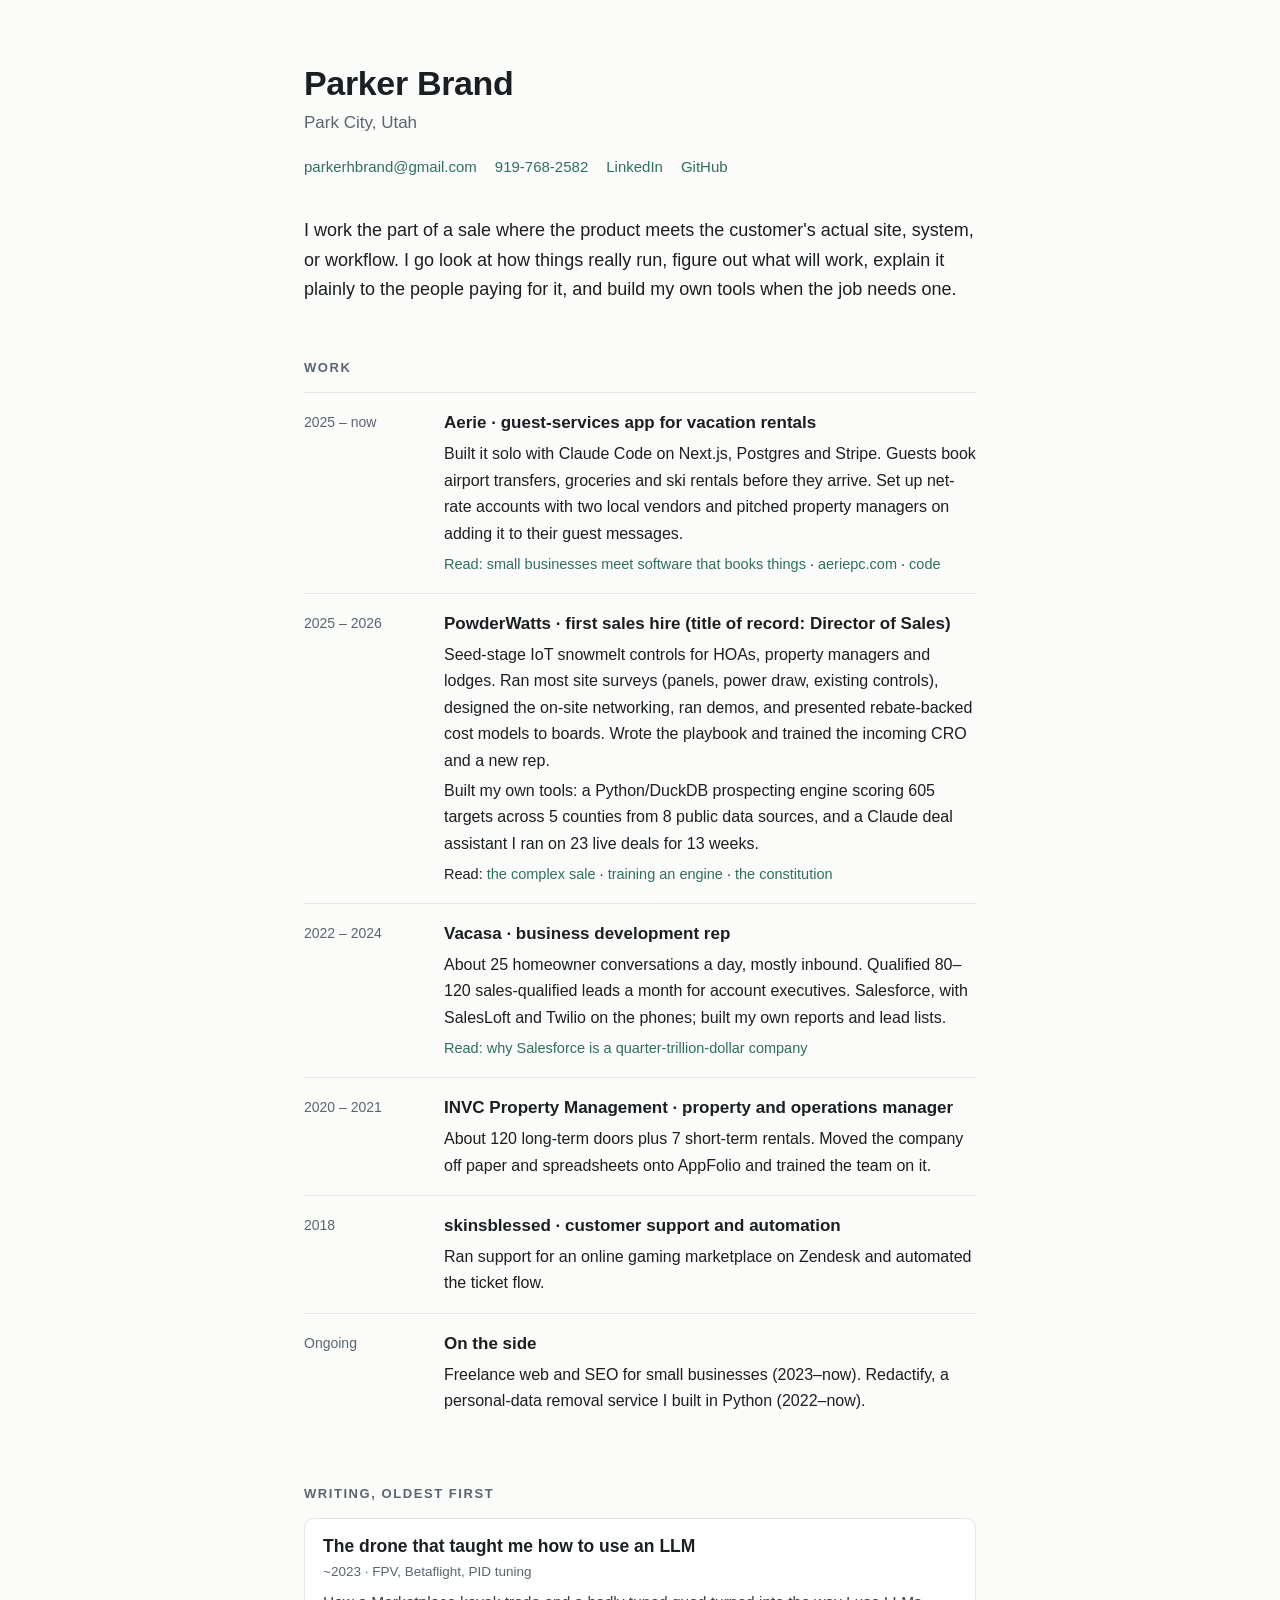
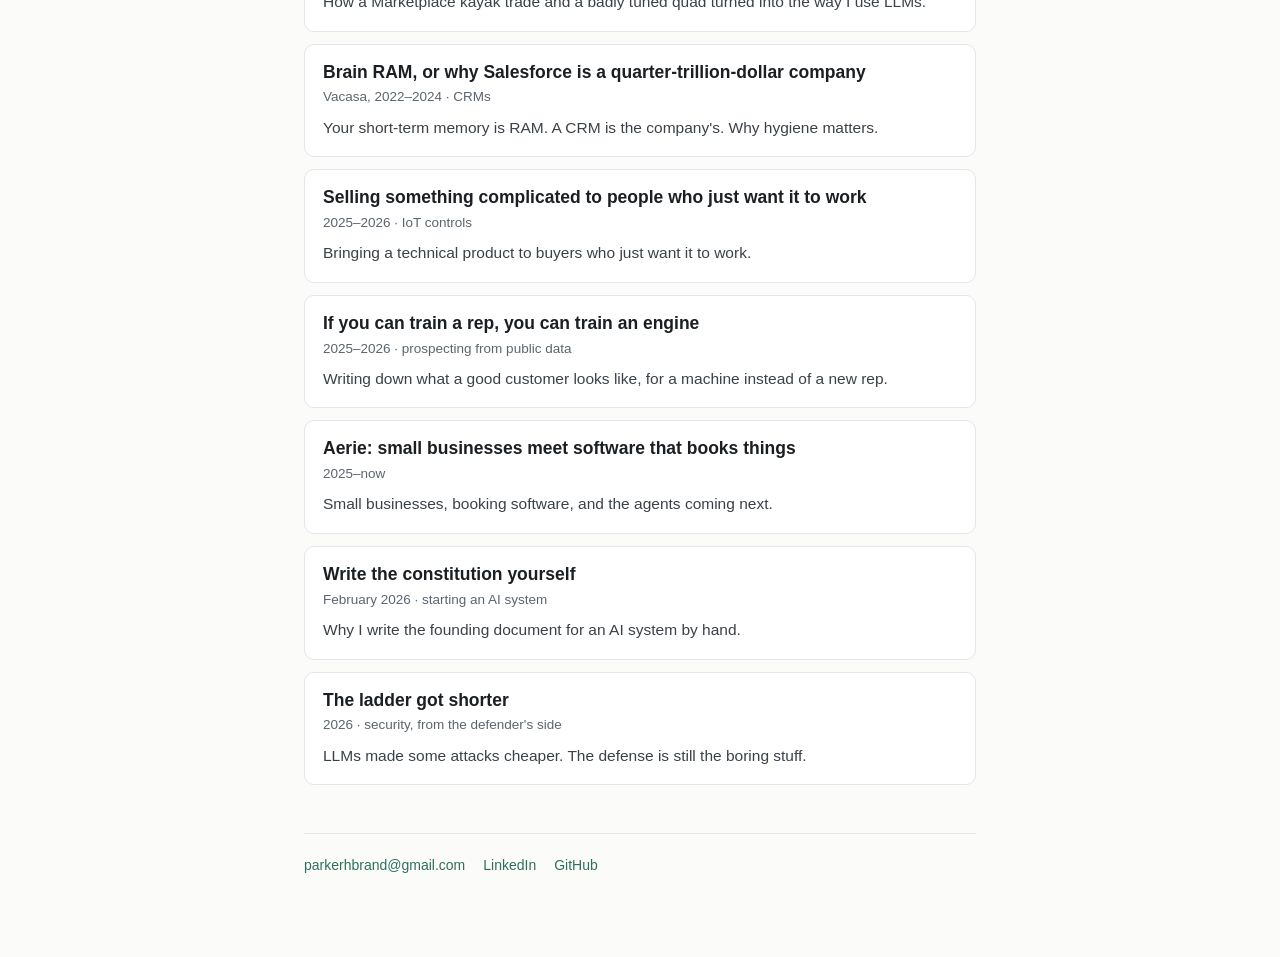
<file: index.html>
<!doctype html>
<html lang="en">
<head>
<meta charset="utf-8">
<meta name="viewport" content="width=device-width, initial-scale=1">
<meta name="robots" content="noindex, nofollow">
<title>Parker Brand</title>
<link rel="stylesheet" href="style.css">
</head>
<body>
<main>
  <h1>Parker Brand</h1>
  <p class="sub">Park City, Utah</p>
  <div class="links">
    <a href="mailto:parkerhbrand@gmail.com">parkerhbrand@gmail.com</a>
    <a href="tel:+19197682582">919-768-2582</a>
    <a href="https://www.linkedin.com/in/parker-brand">LinkedIn</a>
    <a href="https://github.com/g0parks">GitHub</a>
  </div>

  <p class="intro">I work the part of a sale where the product meets the customer's actual site, system, or workflow. I go look at how things really run, figure out what will work, explain it plainly to the people paying for it, and build my own tools when the job needs one.</p>

  <h2>Work</h2>

  <div class="role">
    <div class="when">2025 – now</div>
    <div>
      <h3>Aerie · guest-services app for vacation rentals</h3>
      <p>Built it solo with Claude Code on Next.js, Postgres and Stripe. Guests book airport transfers, groceries and ski rentals before they arrive. Set up net-rate accounts with two local vendors and pitched property managers on adding it to their guest messages.</p>
      <p class="read"><a href="posts/aerie.html">Read: small businesses meet software that books things</a> · <a href="https://aeriepc.com">aeriepc.com</a> · <a href="https://github.com/g0parks/summit-guest-app">code</a></p>
    </div>
  </div>

  <div class="role">
    <div class="when">2025 – 2026</div>
    <div>
      <h3>PowderWatts · first sales hire (title of record: Director of Sales)</h3>
      <p>Seed-stage IoT snowmelt controls for HOAs, property managers and lodges. Ran most site surveys (panels, power draw, existing controls), designed the on-site networking, ran demos, and presented rebate-backed cost models to boards. Wrote the playbook and trained the incoming CRO and a new rep.</p>
      <p>Built my own tools: a Python/DuckDB prospecting engine scoring 605 targets across 5 counties from 8 public data sources, and a Claude deal assistant I ran on 23 live deals for 13 weeks.</p>
      <p class="read">Read: <a href="posts/complex-sale.html">the complex sale</a> · <a href="posts/train-an-engine.html">training an engine</a> · <a href="posts/constitution.html">the constitution</a></p>
    </div>
  </div>

  <div class="role">
    <div class="when">2022 – 2024</div>
    <div>
      <h3>Vacasa · business development rep</h3>
      <p>About 25 homeowner conversations a day, mostly inbound. Qualified 80–120 sales-qualified leads a month for account executives. Salesforce, with SalesLoft and Twilio on the phones; built my own reports and lead lists.</p>
      <p class="read"><a href="posts/brain-ram.html">Read: why Salesforce is a quarter-trillion-dollar company</a></p>
    </div>
  </div>

  <div class="role">
    <div class="when">2020 – 2021</div>
    <div>
      <h3>INVC Property Management · property and operations manager</h3>
      <p>About 120 long-term doors plus 7 short-term rentals. Moved the company off paper and spreadsheets onto AppFolio and trained the team on it.</p>
    </div>
  </div>

  <div class="role">
    <div class="when">2018</div>
    <div>
      <h3>skinsblessed · customer support and automation</h3>
      <p>Ran support for an online gaming marketplace on Zendesk and automated the ticket flow.</p>
    </div>
  </div>

  <div class="role">
    <div class="when">Ongoing</div>
    <div>
      <h3>On the side</h3>
      <p>Freelance web and SEO for small businesses (2023–now). Redactify, a personal-data removal service I built in Python (2022–now).</p>
    </div>
  </div>

  <h2>Writing, oldest first</h2>
  <div class="cards">
    <a class="card" href="posts/drone.html"><div class="t">The drone that taught me how to use an LLM</div><div class="m">~2023 · FPV, Betaflight, PID tuning</div><p class="d">How a Marketplace kayak trade and a badly tuned quad turned into the way I use LLMs.</p></a>
    <a class="card" href="posts/brain-ram.html"><div class="t">Brain RAM, or why Salesforce is a quarter-trillion-dollar company</div><div class="m">Vacasa, 2022–2024 · CRMs</div><p class="d">Your short-term memory is RAM. A CRM is the company's. Why hygiene matters.</p></a>
    <a class="card" href="posts/complex-sale.html"><div class="t">Selling something complicated to people who just want it to work</div><div class="m">2025–2026 · IoT controls</div><p class="d">Bringing a technical product to buyers who just want it to work.</p></a>
    <a class="card" href="posts/train-an-engine.html"><div class="t">If you can train a rep, you can train an engine</div><div class="m">2025–2026 · prospecting from public data</div><p class="d">Writing down what a good customer looks like, for a machine instead of a new rep.</p></a>
    <a class="card" href="posts/aerie.html"><div class="t">Aerie: small businesses meet software that books things</div><div class="m">2025–now</div><p class="d">Small businesses, booking software, and the agents coming next.</p></a>
    <a class="card" href="posts/constitution.html"><div class="t">Write the constitution yourself</div><div class="m">February 2026 · starting an AI system</div><p class="d">Why I write the founding document for an AI system by hand.</p></a>
    <a class="card" href="posts/ladder.html"><div class="t">The ladder got shorter</div><div class="m">2026 · security, from the defender's side</div><p class="d">LLMs made some attacks cheaper. The defense is still the boring stuff.</p></a>
  </div>

  <footer>
    <a href="mailto:parkerhbrand@gmail.com">parkerhbrand@gmail.com</a>
    <a href="https://www.linkedin.com/in/parker-brand">LinkedIn</a>
    <a href="https://github.com/g0parks">GitHub</a>
  </footer>
</main>
</body>
</html>
</file>
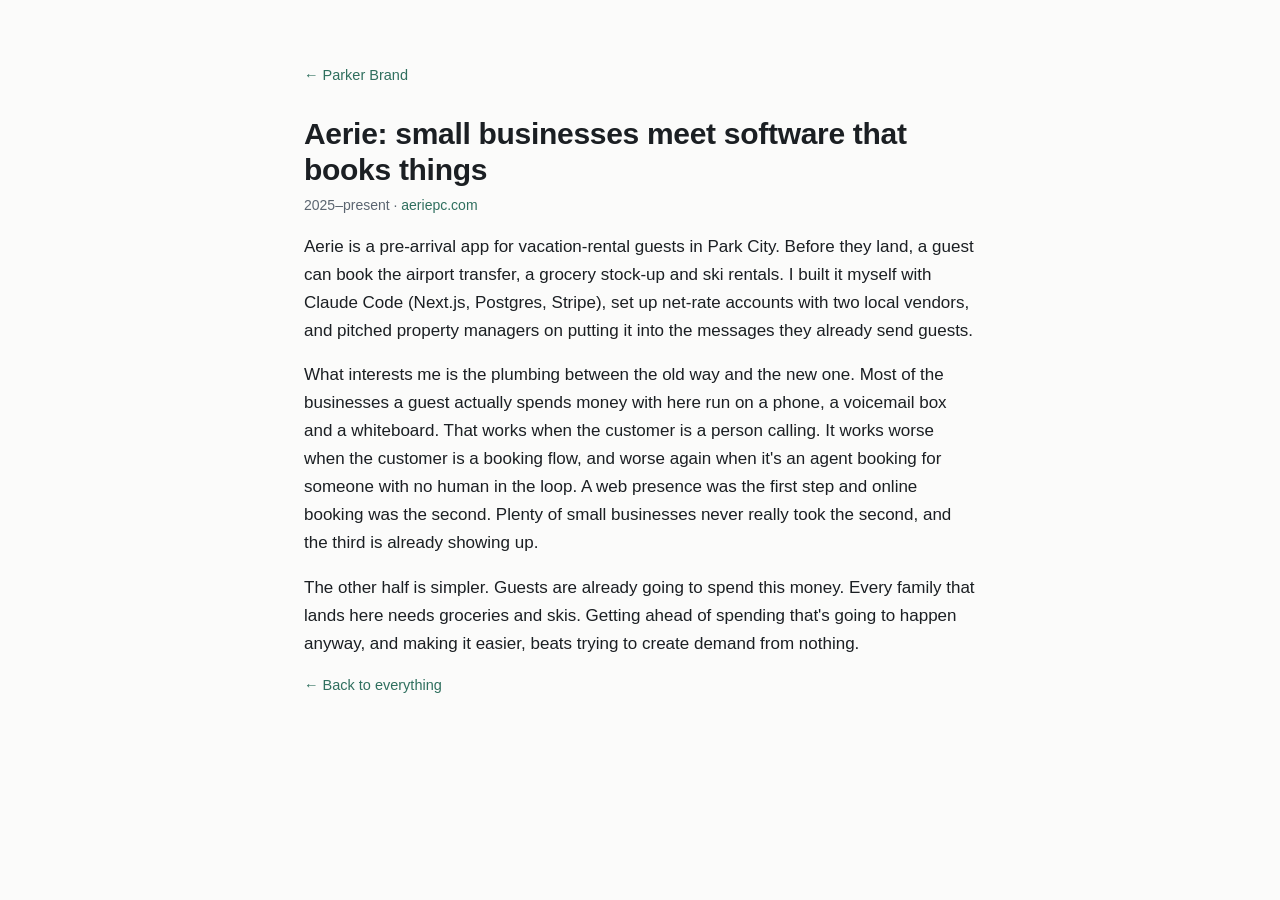
<file: posts/aerie.html>
<!doctype html>
<html lang="en">
<head>
<meta charset="utf-8">
<meta name="viewport" content="width=device-width, initial-scale=1">
<meta name="robots" content="noindex, nofollow">
<title>Aerie: small businesses meet software that books things · Parker Brand</title>
<link rel="stylesheet" href="../style.css">
</head>
<body>
<main>
  <p class="back"><a href="../">← Parker Brand</a></p>
  <article class="post">
    <h1>Aerie: small businesses meet software that books things</h1>
    <p class="meta">2025–present · <a href="https://aeriepc.com">aeriepc.com</a></p>

    <p>Aerie is a pre-arrival app for vacation-rental guests in Park City. Before they land, a guest can book the airport transfer, a grocery stock-up and ski rentals. I built it myself with Claude Code (Next.js, Postgres, Stripe), set up net-rate accounts with two local vendors, and pitched property managers on putting it into the messages they already send guests.</p>

    <p>What interests me is the plumbing between the old way and the new one. Most of the businesses a guest actually spends money with here run on a phone, a voicemail box and a whiteboard. That works when the customer is a person calling. It works worse when the customer is a booking flow, and worse again when it's an agent booking for someone with no human in the loop. A web presence was the first step and online booking was the second. Plenty of small businesses never really took the second, and the third is already showing up.</p>

    <p>The other half is simpler. Guests are already going to spend this money. Every family that lands here needs groceries and skis. Getting ahead of spending that's going to happen anyway, and making it easier, beats trying to create demand from nothing.</p>
  </article>
  <p class="back"><a href="../">← Back to everything</a></p>
</main>
</body>
</html>
</file>
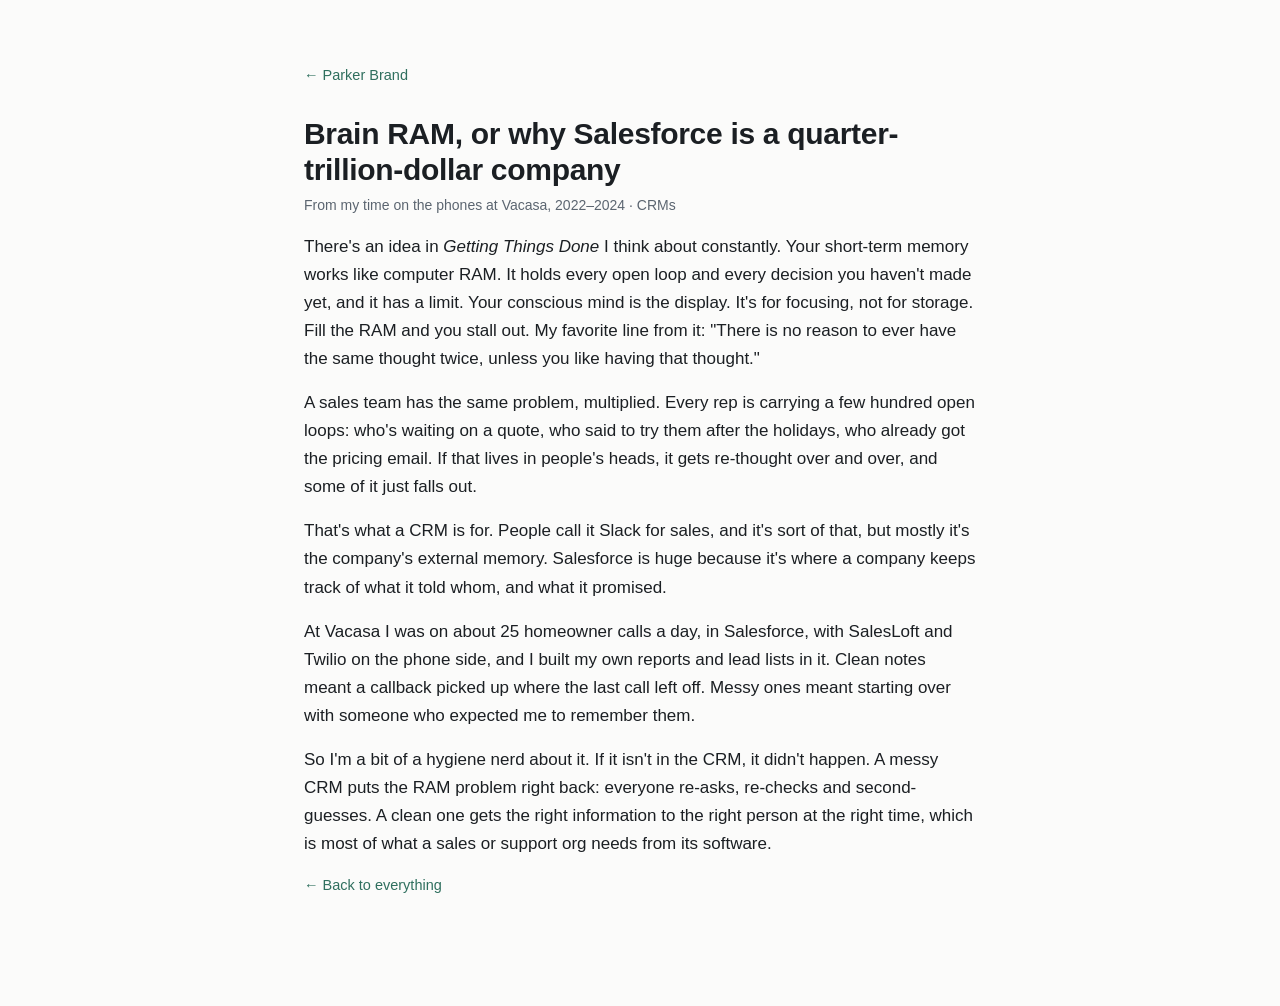
<file: posts/brain-ram.html>
<!doctype html>
<html lang="en">
<head>
<meta charset="utf-8">
<meta name="viewport" content="width=device-width, initial-scale=1">
<meta name="robots" content="noindex, nofollow">
<title>Brain RAM, or why Salesforce is a quarter-trillion-dollar company · Parker Brand</title>
<link rel="stylesheet" href="../style.css">
</head>
<body>
<main>
  <p class="back"><a href="../">← Parker Brand</a></p>
  <article class="post">
    <h1>Brain RAM, or why Salesforce is a quarter-trillion-dollar company</h1>
    <p class="meta">From my time on the phones at Vacasa, 2022–2024 · CRMs</p>

    <p>There's an idea in <i>Getting Things Done</i> I think about constantly. Your short-term memory works like computer RAM. It holds every open loop and every decision you haven't made yet, and it has a limit. Your conscious mind is the display. It's for focusing, not for storage. Fill the RAM and you stall out. My favorite line from it: "There is no reason to ever have the same thought twice, unless you like having that thought."</p>

    <p>A sales team has the same problem, multiplied. Every rep is carrying a few hundred open loops: who's waiting on a quote, who said to try them after the holidays, who already got the pricing email. If that lives in people's heads, it gets re-thought over and over, and some of it just falls out.</p>

    <p>That's what a CRM is for. People call it Slack for sales, and it's sort of that, but mostly it's the company's external memory. Salesforce is huge because it's where a company keeps track of what it told whom, and what it promised.</p>

    <p>At Vacasa I was on about 25 homeowner calls a day, in Salesforce, with SalesLoft and Twilio on the phone side, and I built my own reports and lead lists in it. Clean notes meant a callback picked up where the last call left off. Messy ones meant starting over with someone who expected me to remember them.</p>

    <p>So I'm a bit of a hygiene nerd about it. If it isn't in the CRM, it didn't happen. A messy CRM puts the RAM problem right back: everyone re-asks, re-checks and second-guesses. A clean one gets the right information to the right person at the right time, which is most of what a sales or support org needs from its software.</p>
  </article>
  <p class="back"><a href="../">← Back to everything</a></p>
</main>
</body>
</html>
</file>
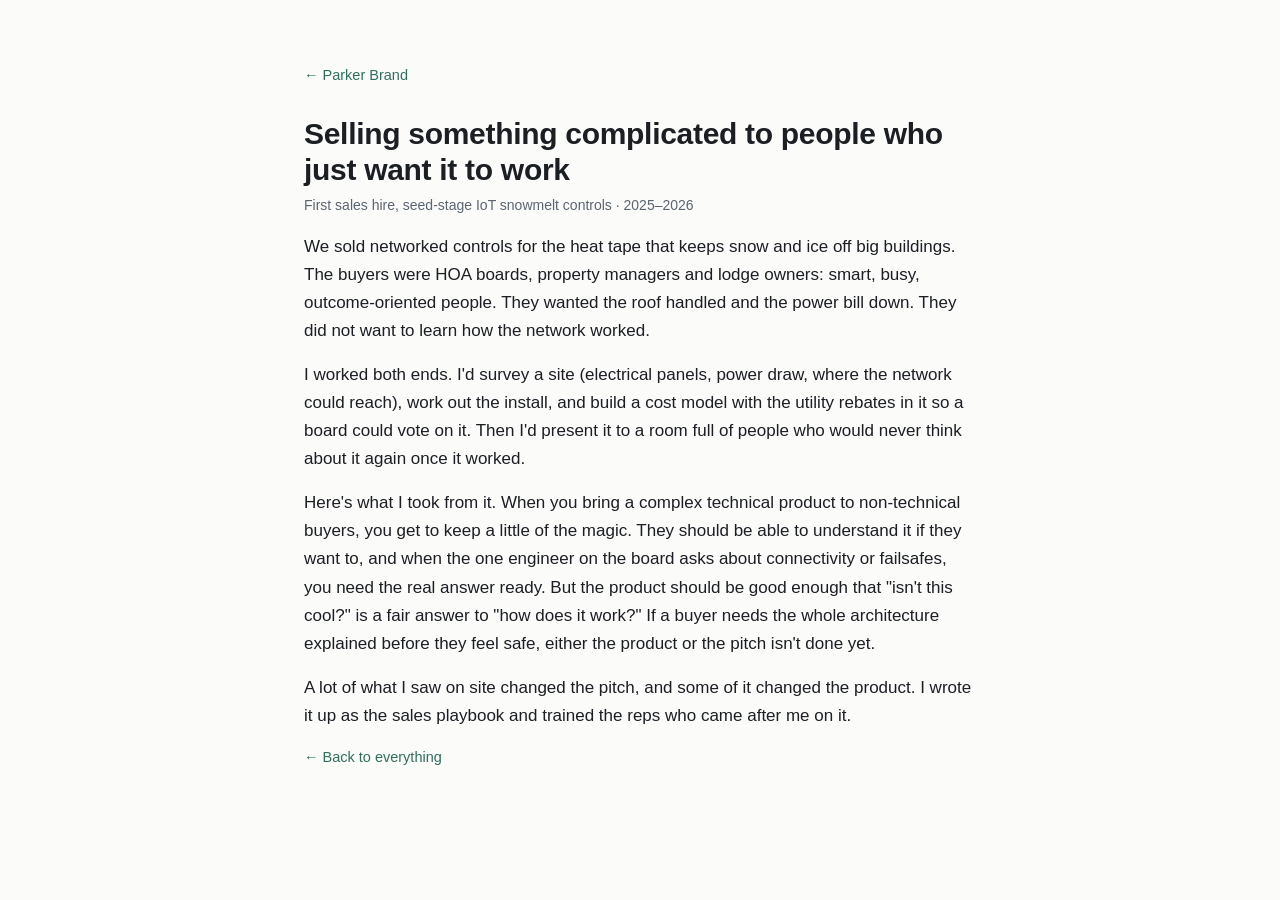
<file: posts/complex-sale.html>
<!doctype html>
<html lang="en">
<head>
<meta charset="utf-8">
<meta name="viewport" content="width=device-width, initial-scale=1">
<meta name="robots" content="noindex, nofollow">
<title>Selling something complicated to people who just want it to work · Parker Brand</title>
<link rel="stylesheet" href="../style.css">
</head>
<body>
<main>
  <p class="back"><a href="../">← Parker Brand</a></p>
  <article class="post">
    <h1>Selling something complicated to people who just want it to work</h1>
    <p class="meta">First sales hire, seed-stage IoT snowmelt controls · 2025–2026</p>

    <p>We sold networked controls for the heat tape that keeps snow and ice off big buildings. The buyers were HOA boards, property managers and lodge owners: smart, busy, outcome-oriented people. They wanted the roof handled and the power bill down. They did not want to learn how the network worked.</p>

    <p>I worked both ends. I'd survey a site (electrical panels, power draw, where the network could reach), work out the install, and build a cost model with the utility rebates in it so a board could vote on it. Then I'd present it to a room full of people who would never think about it again once it worked.</p>

    <p>Here's what I took from it. When you bring a complex technical product to non-technical buyers, you get to keep a little of the magic. They should be able to understand it if they want to, and when the one engineer on the board asks about connectivity or failsafes, you need the real answer ready. But the product should be good enough that "isn't this cool?" is a fair answer to "how does it work?" If a buyer needs the whole architecture explained before they feel safe, either the product or the pitch isn't done yet.</p>

    <p>A lot of what I saw on site changed the pitch, and some of it changed the product. I wrote it up as the sales playbook and trained the reps who came after me on it.</p>
  </article>
  <p class="back"><a href="../">← Back to everything</a></p>
</main>
</body>
</html>
</file>
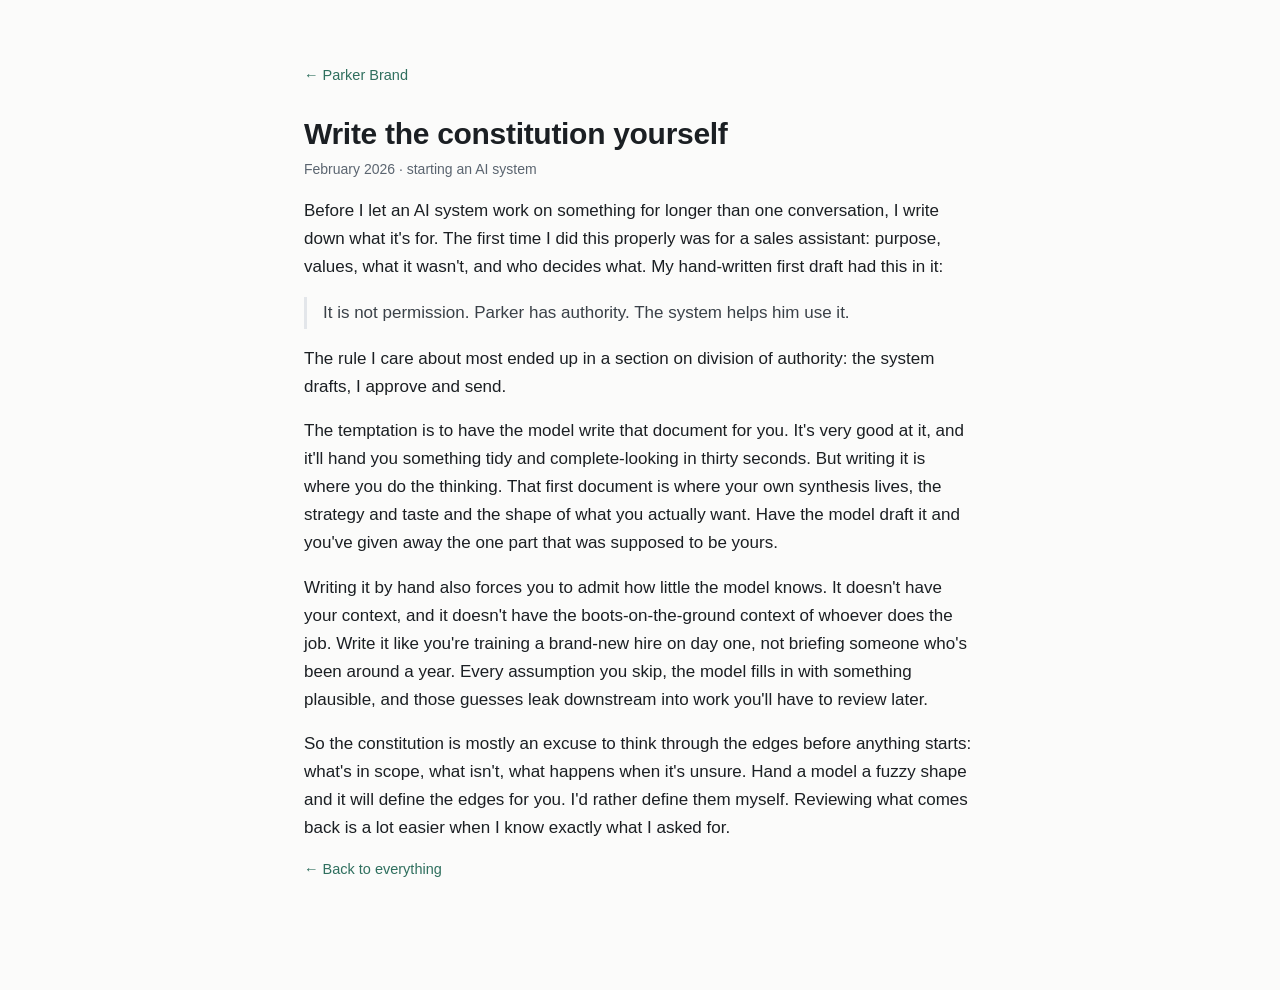
<file: posts/constitution.html>
<!doctype html>
<html lang="en">
<head>
<meta charset="utf-8">
<meta name="viewport" content="width=device-width, initial-scale=1">
<meta name="robots" content="noindex, nofollow">
<title>Write the constitution yourself · Parker Brand</title>
<link rel="stylesheet" href="../style.css">
</head>
<body>
<main>
  <p class="back"><a href="../">← Parker Brand</a></p>
  <article class="post">
    <h1>Write the constitution yourself</h1>
    <p class="meta">February 2026 · starting an AI system</p>

    <p>Before I let an AI system work on something for longer than one conversation, I write down what it's for. The first time I did this properly was for a sales assistant: purpose, values, what it wasn't, and who decides what. My hand-written first draft had this in it:</p>
    <blockquote>It is not permission. Parker has authority. The system helps him use it.</blockquote>
    <p>The rule I care about most ended up in a section on division of authority: the system drafts, I approve and send.</p>

    <p>The temptation is to have the model write that document for you. It's very good at it, and it'll hand you something tidy and complete-looking in thirty seconds. But writing it is where you do the thinking. That first document is where your own synthesis lives, the strategy and taste and the shape of what you actually want. Have the model draft it and you've given away the one part that was supposed to be yours.</p>

    <p>Writing it by hand also forces you to admit how little the model knows. It doesn't have your context, and it doesn't have the boots-on-the-ground context of whoever does the job. Write it like you're training a brand-new hire on day one, not briefing someone who's been around a year. Every assumption you skip, the model fills in with something plausible, and those guesses leak downstream into work you'll have to review later.</p>

    <p>So the constitution is mostly an excuse to think through the edges before anything starts: what's in scope, what isn't, what happens when it's unsure. Hand a model a fuzzy shape and it will define the edges for you. I'd rather define them myself. Reviewing what comes back is a lot easier when I know exactly what I asked for.</p>
  </article>
  <p class="back"><a href="../">← Back to everything</a></p>
</main>
</body>
</html>
</file>
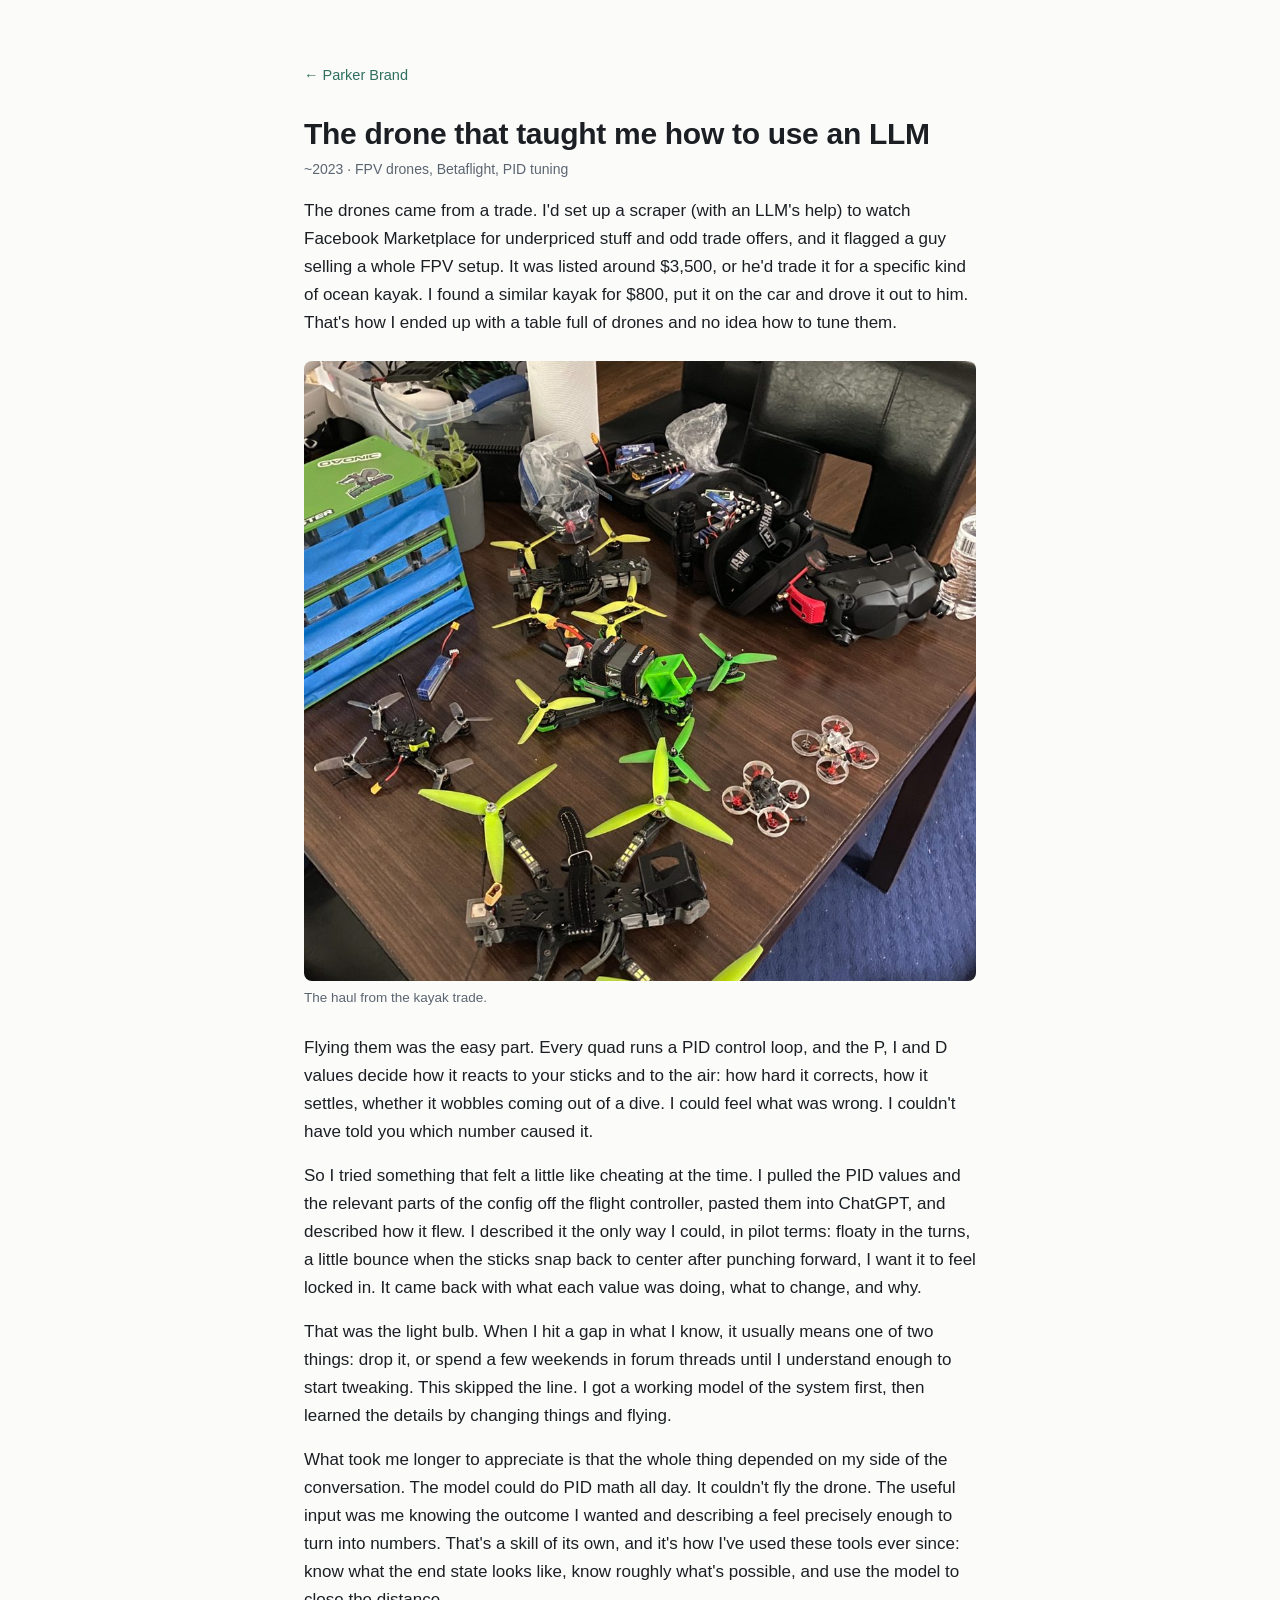
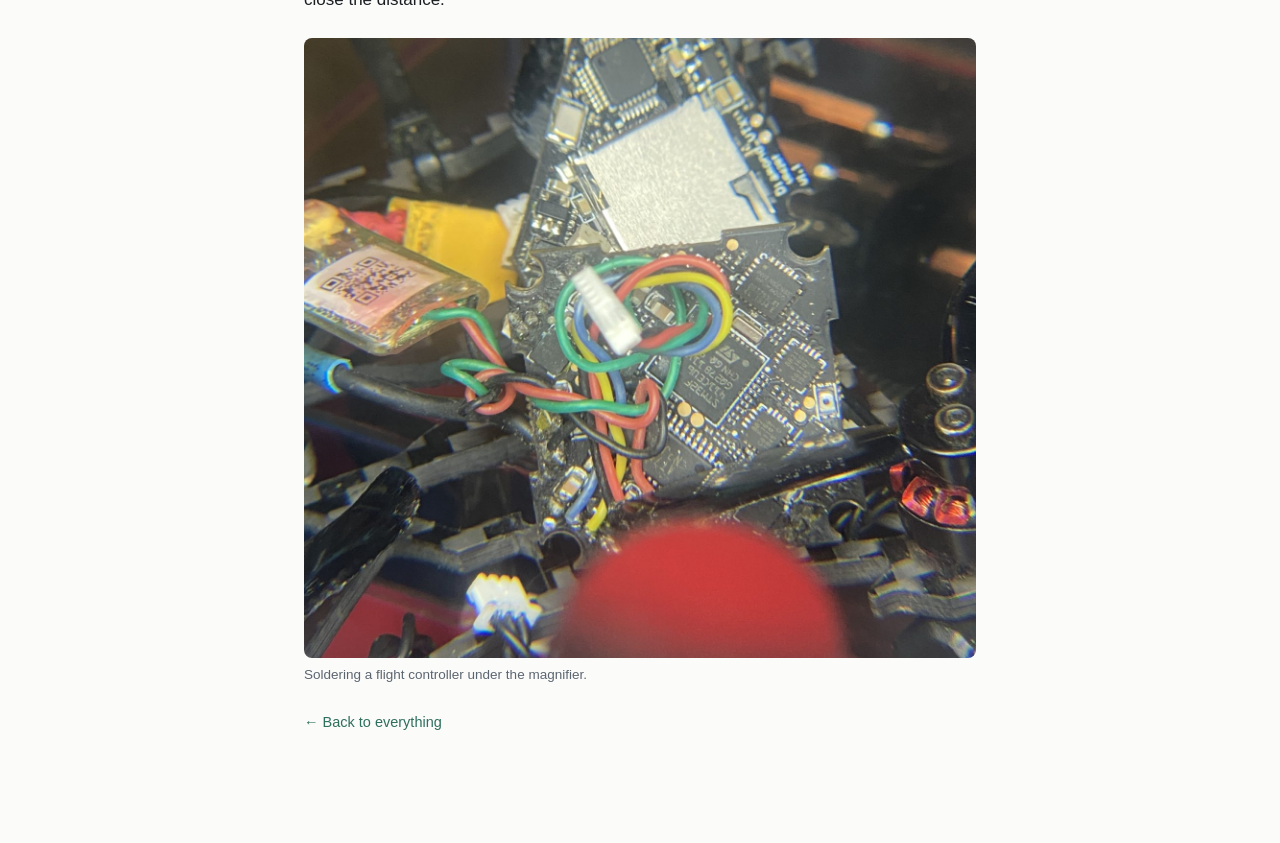
<file: posts/drone.html>
<!doctype html>
<html lang="en">
<head>
<meta charset="utf-8">
<meta name="viewport" content="width=device-width, initial-scale=1">
<meta name="robots" content="noindex, nofollow">
<title>The drone that taught me how to use an LLM · Parker Brand</title>
<link rel="stylesheet" href="../style.css">
</head>
<body>
<main>
  <p class="back"><a href="../">← Parker Brand</a></p>
  <article class="post">
    <h1>The drone that taught me how to use an LLM</h1>
    <p class="meta">~2023 · FPV drones, Betaflight, PID tuning</p>

    <p>The drones came from a trade. I'd set up a scraper (with an LLM's help) to watch Facebook Marketplace for underpriced stuff and odd trade offers, and it flagged a guy selling a whole FPV setup. It was listed around $3,500, or he'd trade it for a specific kind of ocean kayak. I found a similar kayak for $800, put it on the car and drove it out to him. That's how I ended up with a table full of drones and no idea how to tune them.</p>

    <figure><img src="../img/fleet.jpg" alt="A table covered in FPV drones, goggles and batteries"><figcaption>The haul from the kayak trade.</figcaption></figure>

    <p>Flying them was the easy part. Every quad runs a PID control loop, and the P, I and D values decide how it reacts to your sticks and to the air: how hard it corrects, how it settles, whether it wobbles coming out of a dive. I could feel what was wrong. I couldn't have told you which number caused it.</p>

    <p>So I tried something that felt a little like cheating at the time. I pulled the PID values and the relevant parts of the config off the flight controller, pasted them into ChatGPT, and described how it flew. I described it the only way I could, in pilot terms: floaty in the turns, a little bounce when the sticks snap back to center after punching forward, I want it to feel locked in. It came back with what each value was doing, what to change, and why.</p>

    <p>That was the light bulb. When I hit a gap in what I know, it usually means one of two things: drop it, or spend a few weekends in forum threads until I understand enough to start tweaking. This skipped the line. I got a working model of the system first, then learned the details by changing things and flying.</p>

    <p>What took me longer to appreciate is that the whole thing depended on my side of the conversation. The model could do PID math all day. It couldn't fly the drone. The useful input was me knowing the outcome I wanted and describing a feel precisely enough to turn into numbers. That's a skill of its own, and it's how I've used these tools ever since: know what the end state looks like, know roughly what's possible, and use the model to close the distance.</p>

    <figure><img src="../img/bench.jpg" alt="A tiny drone flight controller under a magnifying glass on a soldering bench"><figcaption>Soldering a flight controller under the magnifier.</figcaption></figure>
  </article>
  <p class="back"><a href="../">← Back to everything</a></p>
</main>
</body>
</html>
</file>
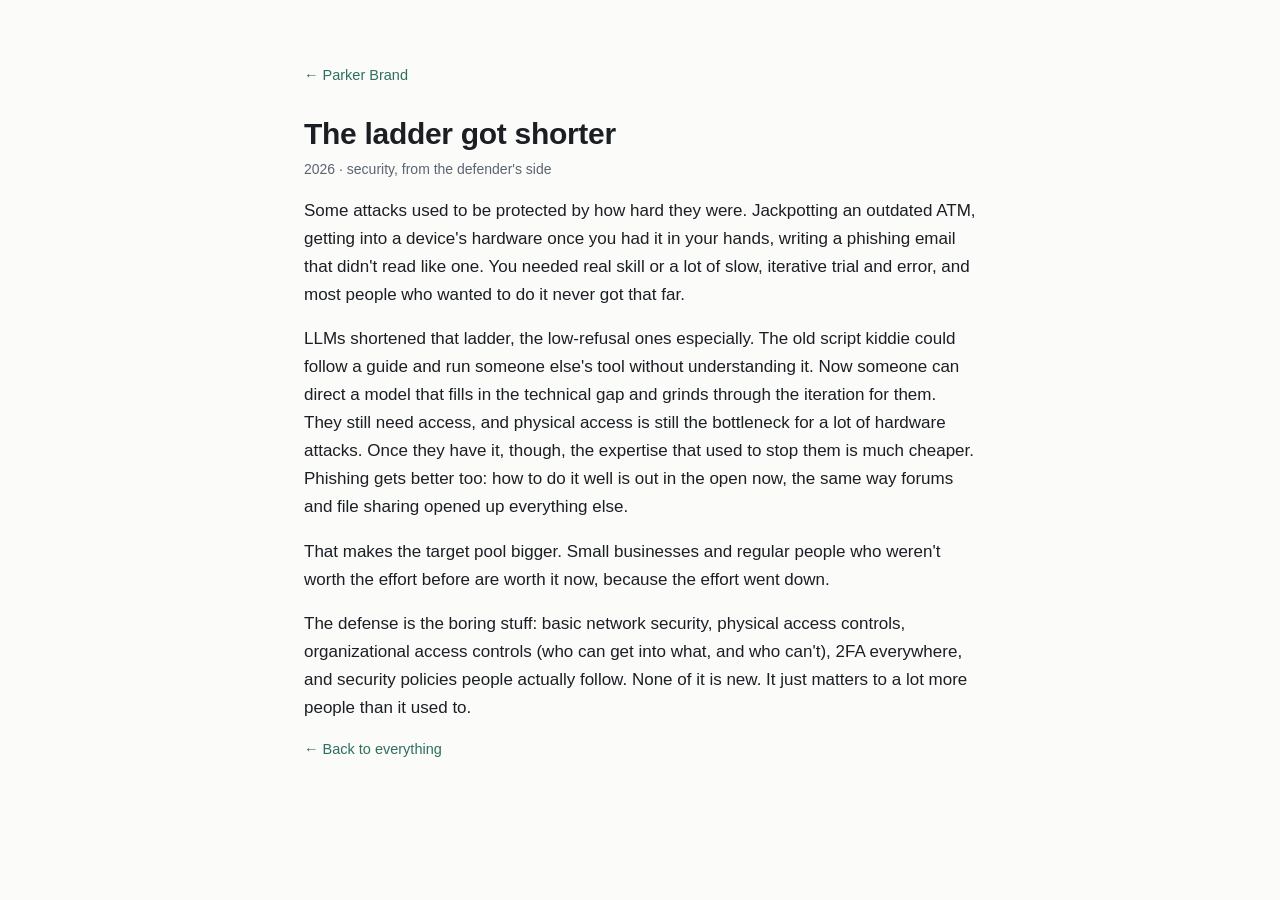
<file: posts/ladder.html>
<!doctype html>
<html lang="en">
<head>
<meta charset="utf-8">
<meta name="viewport" content="width=device-width, initial-scale=1">
<meta name="robots" content="noindex, nofollow">
<title>The ladder got shorter · Parker Brand</title>
<link rel="stylesheet" href="../style.css">
</head>
<body>
<main>
  <p class="back"><a href="../">← Parker Brand</a></p>
  <article class="post">
    <h1>The ladder got shorter</h1>
    <p class="meta">2026 · security, from the defender's side</p>

    <p>Some attacks used to be protected by how hard they were. Jackpotting an outdated ATM, getting into a device's hardware once you had it in your hands, writing a phishing email that didn't read like one. You needed real skill or a lot of slow, iterative trial and error, and most people who wanted to do it never got that far.</p>

    <p>LLMs shortened that ladder, the low-refusal ones especially. The old script kiddie could follow a guide and run someone else's tool without understanding it. Now someone can direct a model that fills in the technical gap and grinds through the iteration for them. They still need access, and physical access is still the bottleneck for a lot of hardware attacks. Once they have it, though, the expertise that used to stop them is much cheaper. Phishing gets better too: how to do it well is out in the open now, the same way forums and file sharing opened up everything else.</p>

    <p>That makes the target pool bigger. Small businesses and regular people who weren't worth the effort before are worth it now, because the effort went down.</p>

    <p>The defense is the boring stuff: basic network security, physical access controls, organizational access controls (who can get into what, and who can't), 2FA everywhere, and security policies people actually follow. None of it is new. It just matters to a lot more people than it used to.</p>
  </article>
  <p class="back"><a href="../">← Back to everything</a></p>
</main>
</body>
</html>
</file>
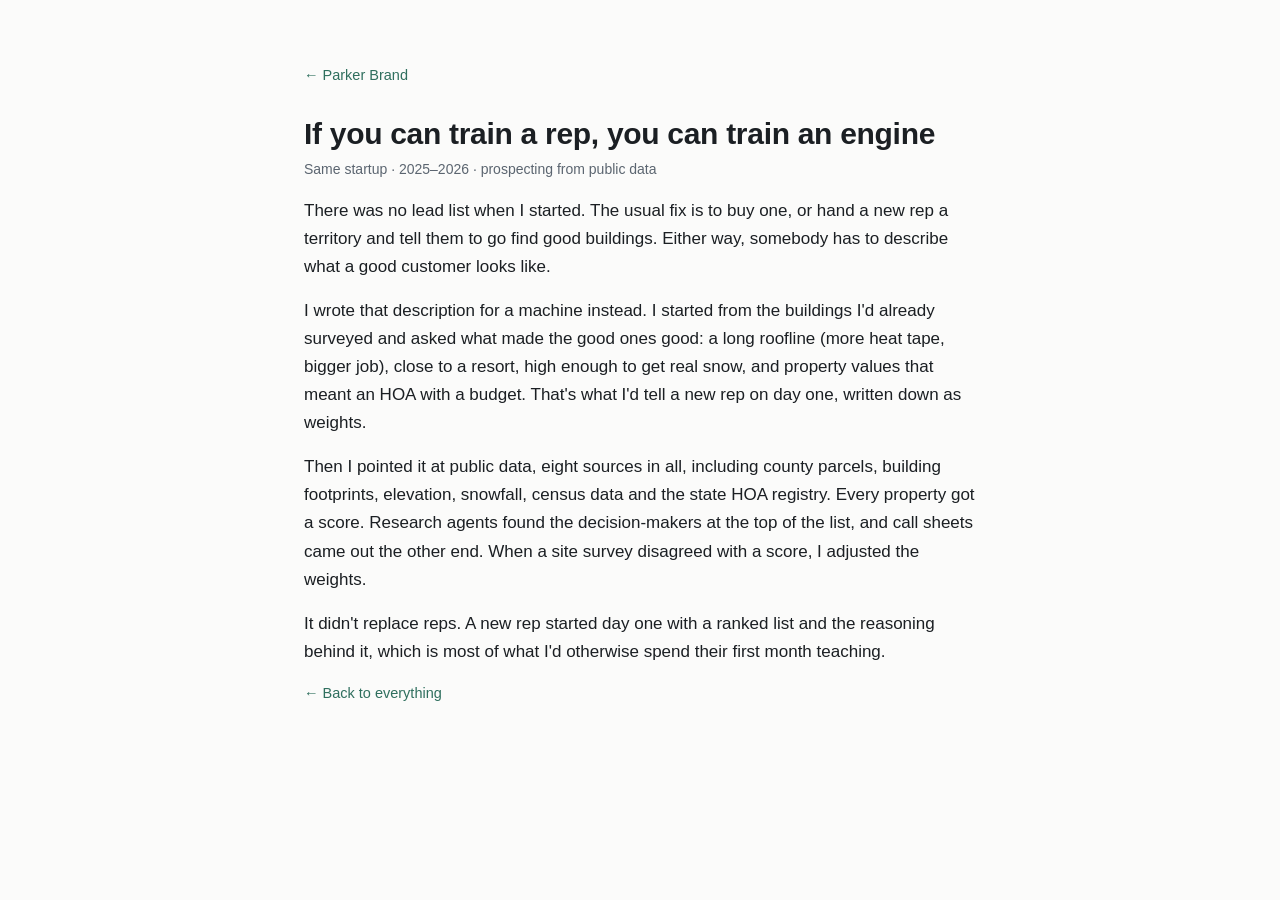
<file: posts/train-an-engine.html>
<!doctype html>
<html lang="en">
<head>
<meta charset="utf-8">
<meta name="viewport" content="width=device-width, initial-scale=1">
<meta name="robots" content="noindex, nofollow">
<title>If you can train a rep, you can train an engine · Parker Brand</title>
<link rel="stylesheet" href="../style.css">
</head>
<body>
<main>
  <p class="back"><a href="../">← Parker Brand</a></p>
  <article class="post">
    <h1>If you can train a rep, you can train an engine</h1>
    <p class="meta">Same startup · 2025–2026 · prospecting from public data</p>

    <p>There was no lead list when I started. The usual fix is to buy one, or hand a new rep a territory and tell them to go find good buildings. Either way, somebody has to describe what a good customer looks like.</p>

    <p>I wrote that description for a machine instead. I started from the buildings I'd already surveyed and asked what made the good ones good: a long roofline (more heat tape, bigger job), close to a resort, high enough to get real snow, and property values that meant an HOA with a budget. That's what I'd tell a new rep on day one, written down as weights.</p>

    <p>Then I pointed it at public data, eight sources in all, including county parcels, building footprints, elevation, snowfall, census data and the state HOA registry. Every property got a score. Research agents found the decision-makers at the top of the list, and call sheets came out the other end. When a site survey disagreed with a score, I adjusted the weights.</p>

    <p>It didn't replace reps. A new rep started day one with a ranked list and the reasoning behind it, which is most of what I'd otherwise spend their first month teaching.</p>
  </article>
  <p class="back"><a href="../">← Back to everything</a></p>
</main>
</body>
</html>
</file>
<file: style.css>
:root { --ink:#1b1f23; --muted:#5b6570; --line:#e3e6ea; --accent:#2f6f5e; --bg:#fbfbfa; --card:#fff; --seed:#fff8e6; --seedline:#f0d999; }
* { box-sizing:border-box; }
body { margin:0; background:var(--bg); color:var(--ink); font:17px/1.65 -apple-system, BlinkMacSystemFont, "Segoe UI", Inter, Roboto, sans-serif; }
main { max-width:720px; margin:0 auto; padding:64px 24px 80px; }
a { color:var(--accent); text-decoration:none; } a:hover { text-decoration:underline; }
h1 { font-size:34px; line-height:1.15; margin:0 0 6px; letter-spacing:-0.01em; }
.sub { color:var(--muted); margin:0 0 18px; }
.links { display:flex; flex-wrap:wrap; gap:8px 18px; font-size:15px; margin-bottom:36px; }
.intro { font-size:18px; margin:0 0 12px; }
h2 { font-size:13px; text-transform:uppercase; letter-spacing:.12em; color:var(--muted); margin:52px 0 14px; font-weight:600; }
.meta { color:var(--muted); font-size:14px; margin:0 0 16px; }

/* work timeline */
.role { display:grid; grid-template-columns:120px 1fr; gap:4px 20px; padding:16px 0; border-top:1px solid var(--line); }
.role .when { color:var(--muted); font-size:14px; padding-top:2px; }
.role h3 { font-size:17px; margin:0; }
.role p { margin:4px 0 0; font-size:16px; }
.role .read { font-size:14.5px; margin-top:6px; }
@media (max-width:560px) { .role { grid-template-columns:1fr; } }

/* writing cards */
.cards { display:grid; gap:12px; }
.card { display:block; background:var(--card); border:1px solid var(--line); border-radius:10px; padding:16px 18px; color:var(--ink); }
.card:hover { border-color:var(--accent); text-decoration:none; }
.card .t { font-weight:600; font-size:17.5px; line-height:1.3; color:var(--ink); }
.card .m { color:var(--muted); font-size:13.5px; margin:3px 0 6px; }
.card .d { font-size:15.5px; color:#3a4148; margin:0; }

/* post pages */
.back { font-size:14.5px; margin:0 0 28px; }
.post h1 { font-size:30px; line-height:1.2; margin:0 0 6px; }
.post p { margin:0 0 16px; }
figure { margin:24px 0; }
figure img { width:100%; max-height:620px; object-fit:cover; border-radius:8px; display:block; }
figcaption { color:var(--muted); font-size:13.5px; margin-top:6px; }
blockquote { margin:16px 0; padding:2px 0 2px 16px; border-left:3px solid var(--line); color:#3a4148; }
.seed { background:var(--seed); border:1px dashed var(--seedline); border-radius:8px; padding:12px 16px; font-size:15px; color:#5a4a1a; margin:10px 0 16px; }
.seed ul { margin:6px 0 0; padding-left:18px; } .seed li { margin:4px 0; }

footer { border-top:1px solid var(--line); margin-top:48px; padding-top:20px; color:var(--muted); font-size:14px; display:flex; flex-wrap:wrap; gap:8px 18px; }
</file>
